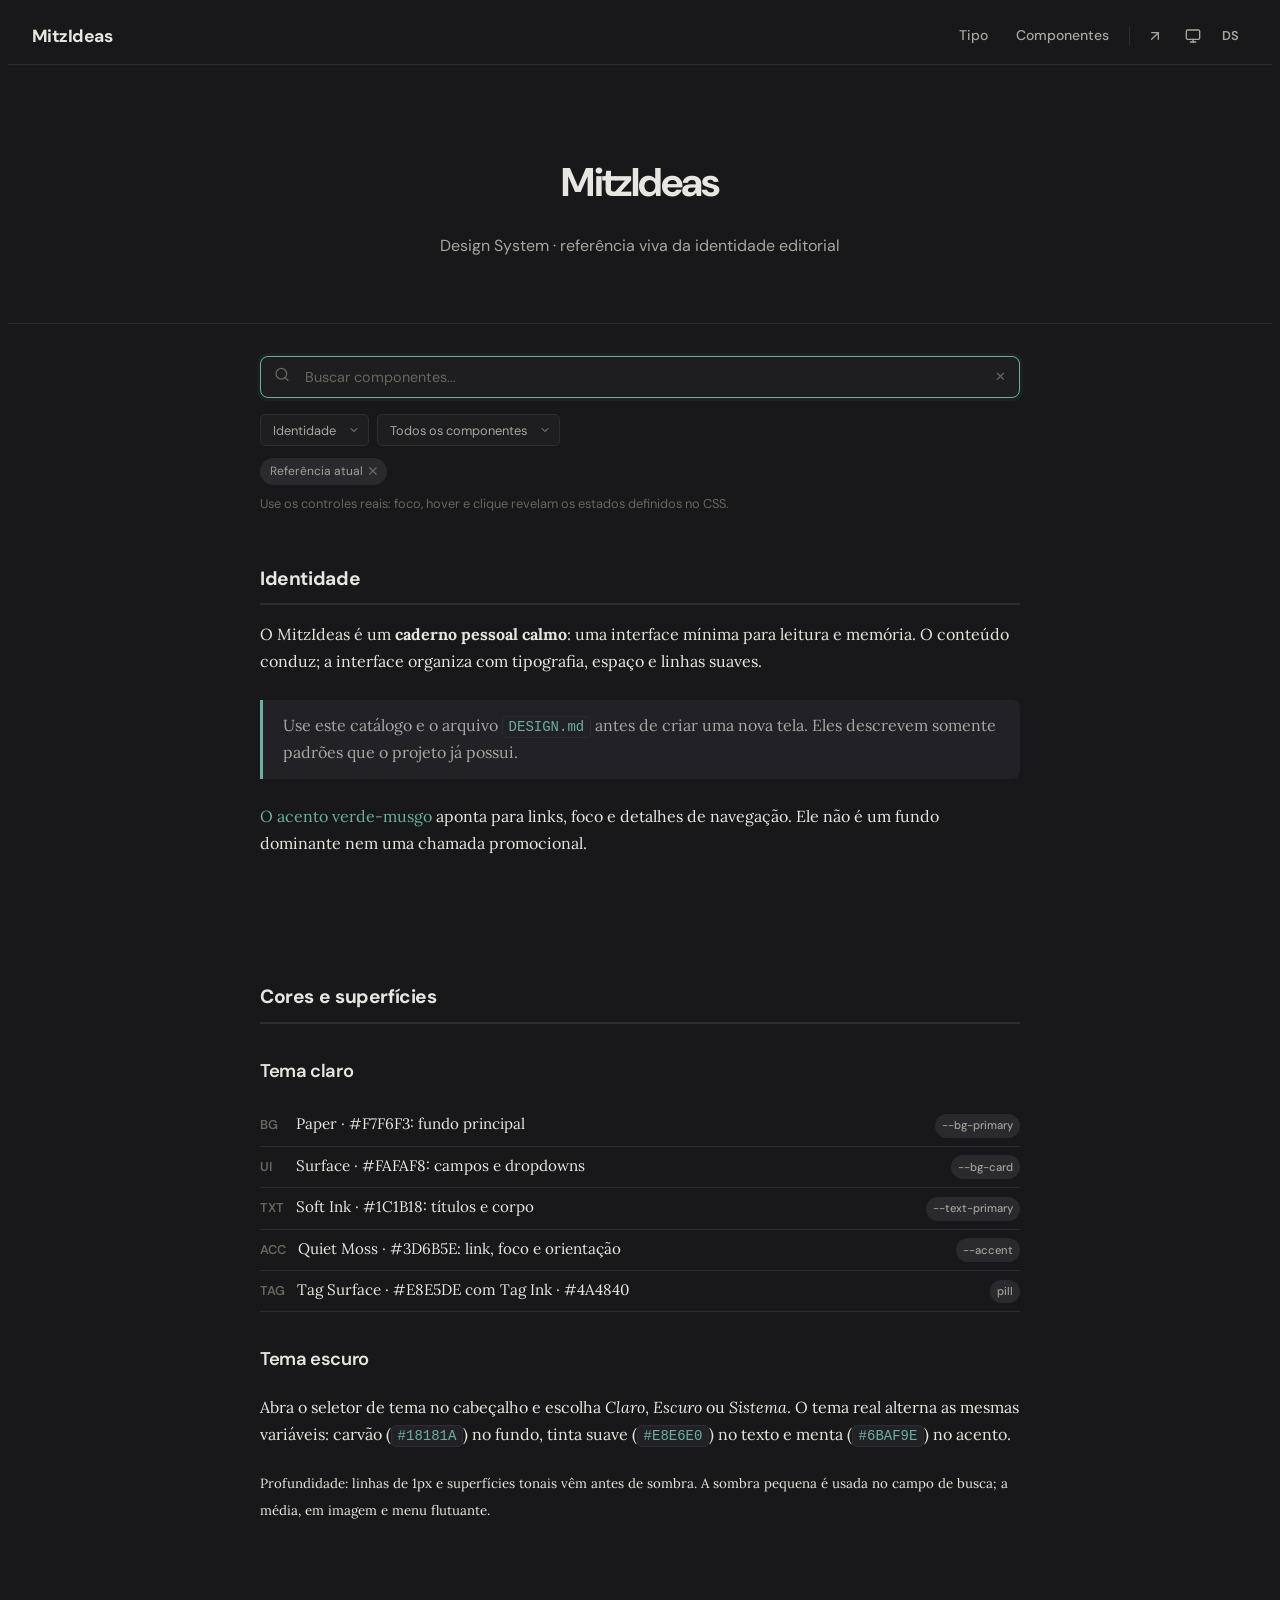
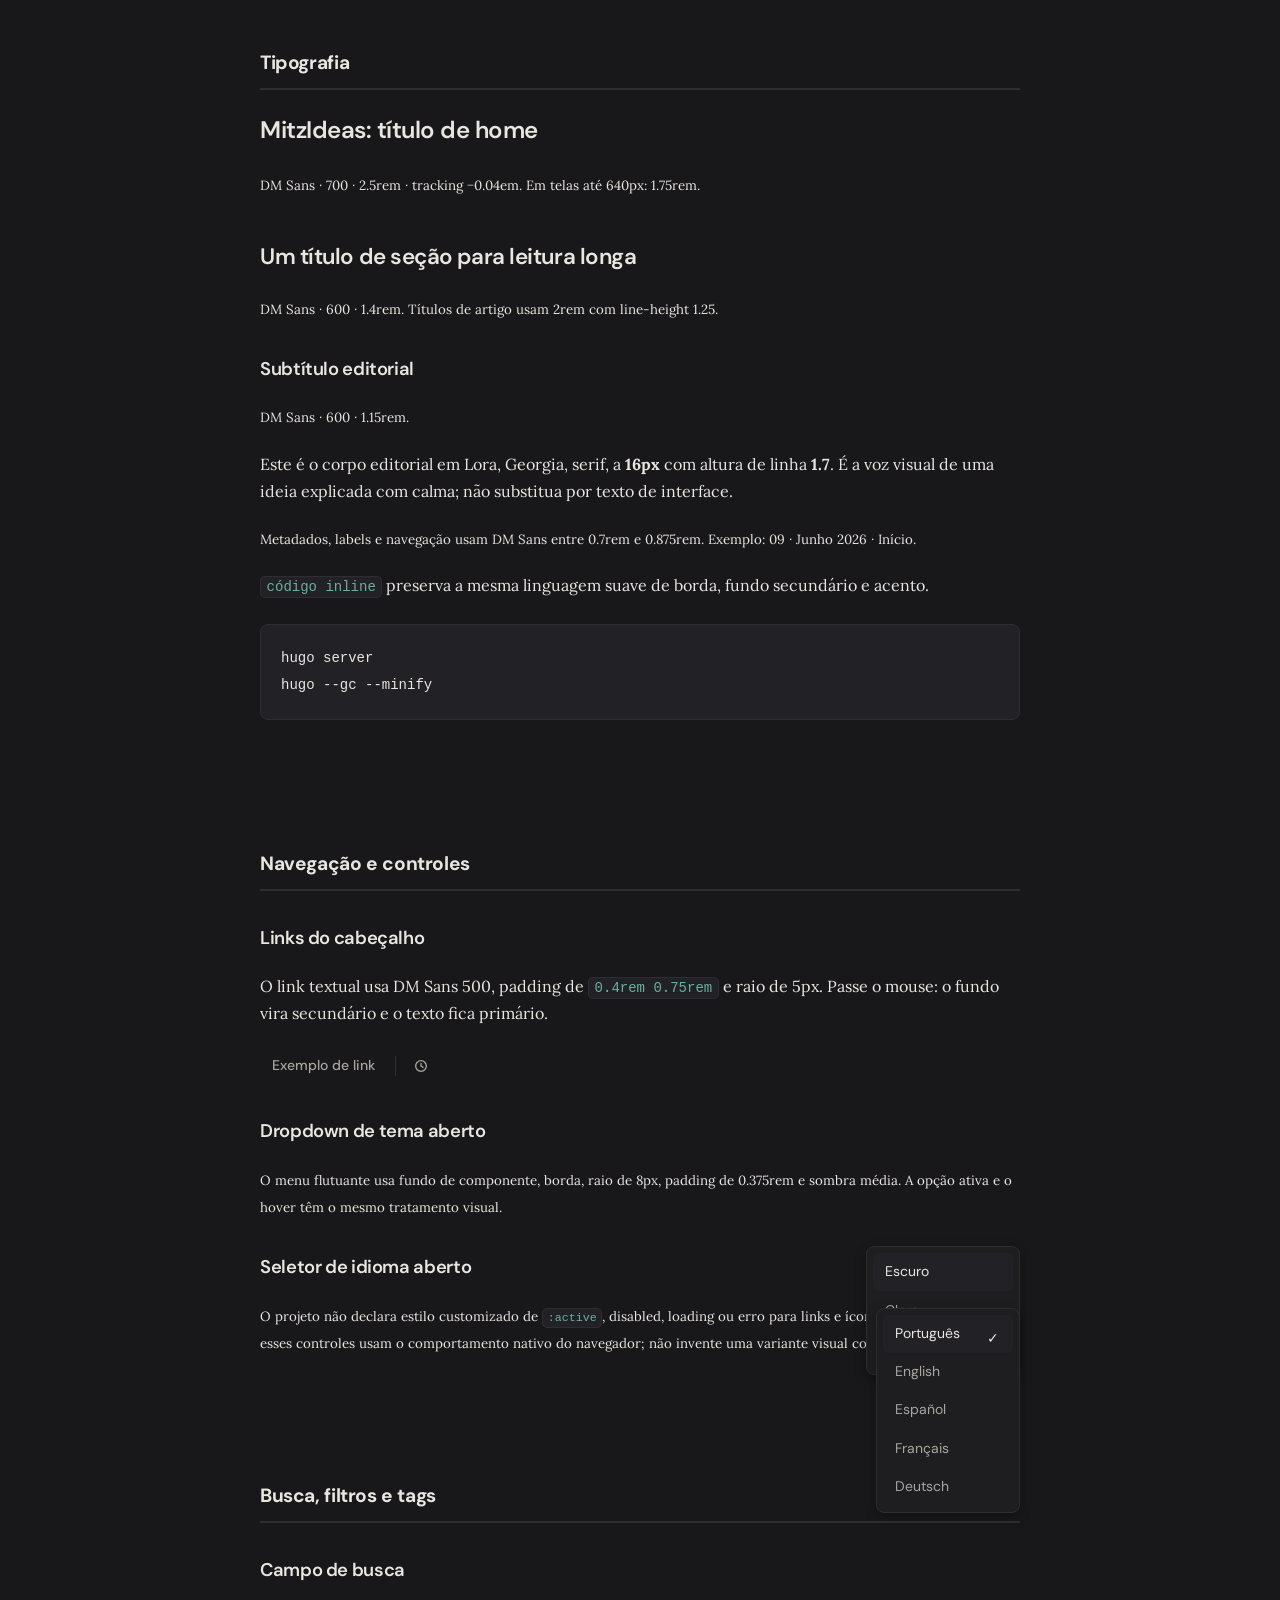
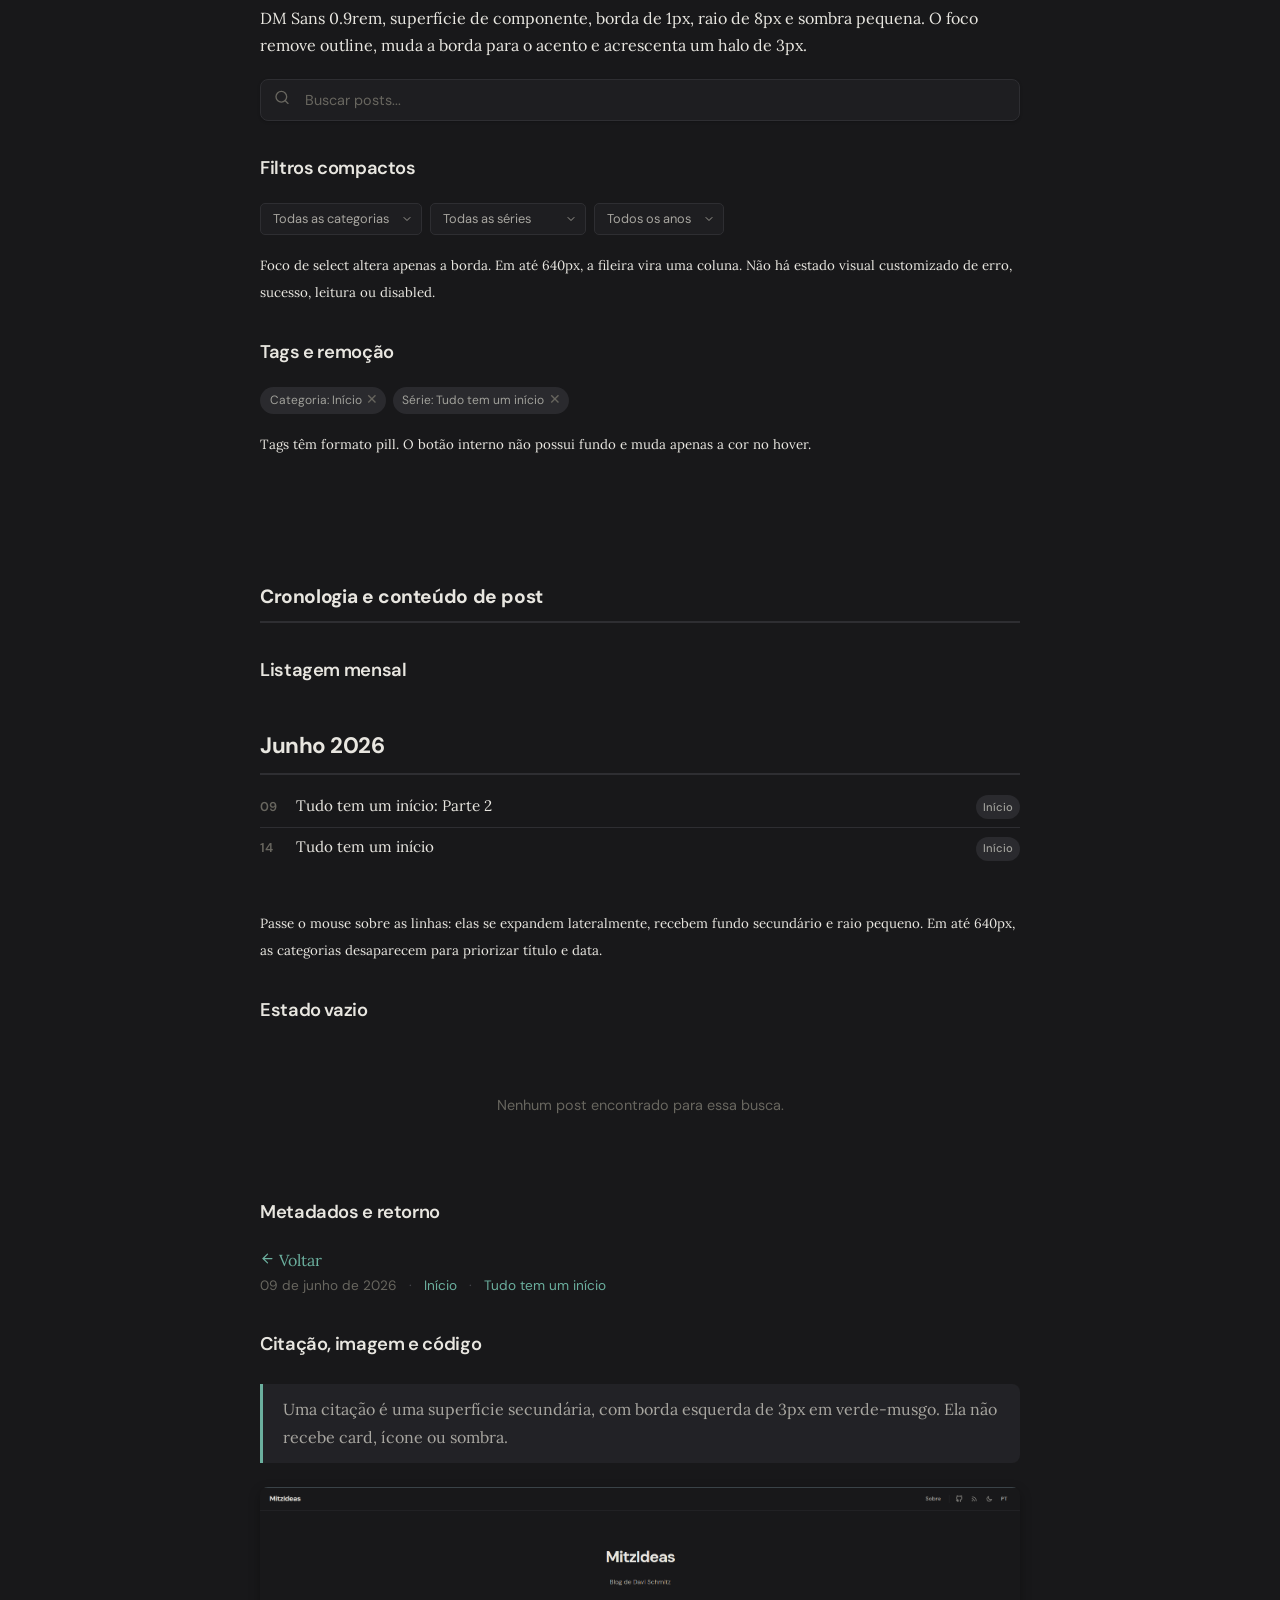
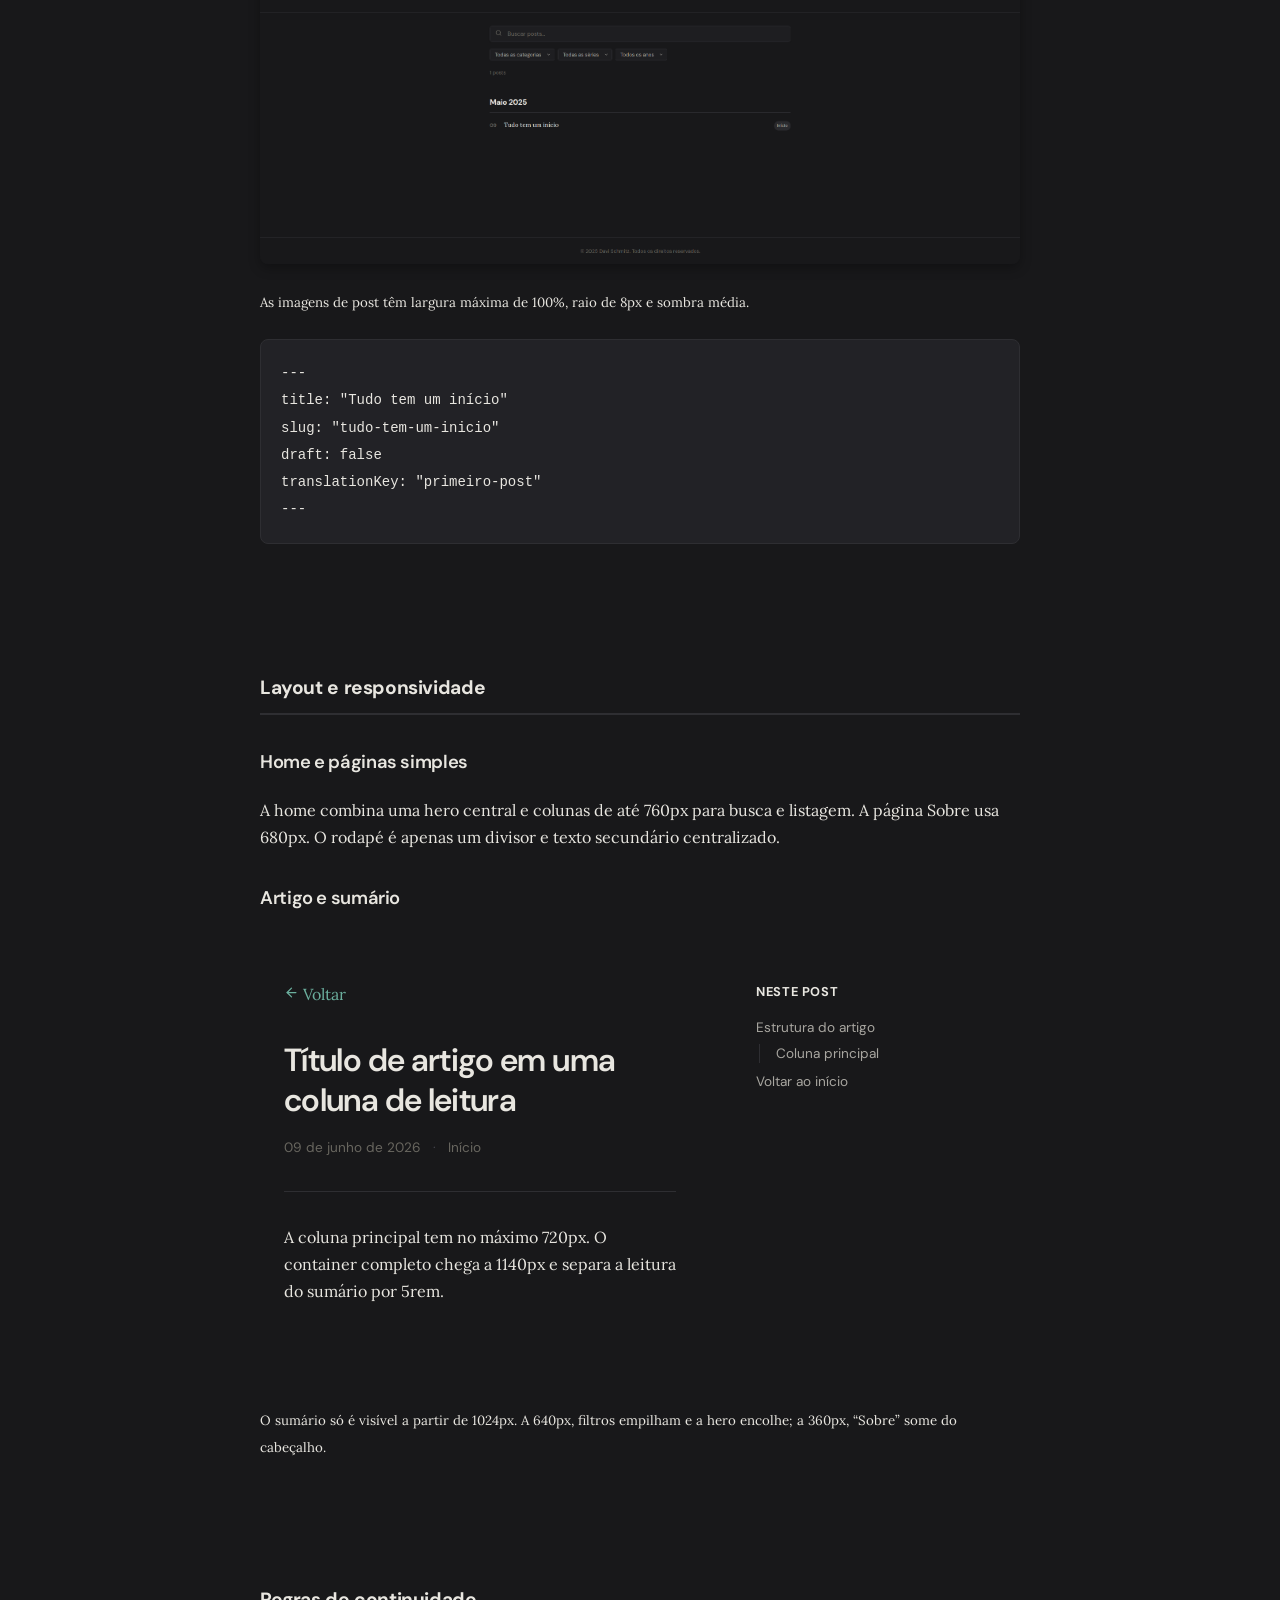
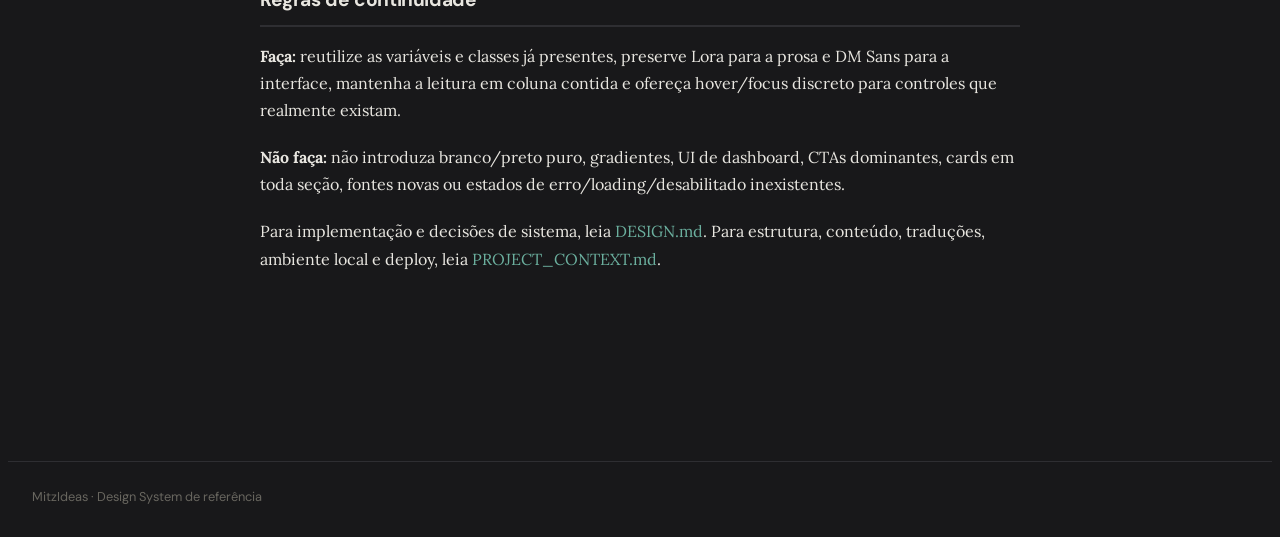
<file: design-system.html>
<!DOCTYPE html>
<html lang="pt-BR" class="dark" id="html-root">
<head>
  <meta charset="UTF-8">
  <meta name="viewport" content="width=device-width, initial-scale=1.0">
  <meta name="description" content="Referência visual e comportamental do MitzIdeas.">
  <title>Design System · MitzIdeas</title>
  <link rel="preconnect" href="https://fonts.googleapis.com">
  <link rel="preconnect" href="https://fonts.gstatic.com" crossorigin>
  <link href="https://fonts.googleapis.com/css2?family=DM+Sans:wght@400;500;600;700&amp;family=Lora:ital,wght@0,400;0,500;1,400&amp;display=swap" rel="stylesheet">
  <link rel="stylesheet" href="assets/css/custom.css">
  <script>
    (function() {
      var stored = localStorage.getItem('mitz-theme');
      var theme = stored || 'system';
      var prefersDark = window.matchMedia('(prefers-color-scheme: dark)').matches;
      var isDark = theme === 'dark' || (theme === 'system' && prefersDark);
      if (!stored) theme = 'dark';
      if (isDark || !stored) document.documentElement.classList.add('dark');
      document.documentElement.setAttribute('data-theme', theme);
    })();
  </script>
</head>
<body>
  <header class="site-header">
    <a href="#inicio" class="header-brand">MitzIdeas</a>

    <nav class="header-nav" aria-label="Seções deste design system">
      <a href="#tipografia" class="header-link">Tipo</a>
      <a href="#componentes" class="header-link">Componentes</a>
      <div class="header-divider"></div>

      <a href="DESIGN.md" class="header-icon-btn" title="Abrir regras para IA" aria-label="Abrir regras para IA">
        <svg xmlns="http://www.w3.org/2000/svg" width="16" height="16" viewBox="0 0 24 24" fill="none" stroke="currentColor" stroke-width="2" stroke-linecap="round" stroke-linejoin="round"><path d="M7 17 17 7"/><path d="M7 7h10v10"/></svg>
      </a>

      <div class="theme-selector">
        <button id="theme-btn" class="header-icon-btn" title="Tema" aria-label="Selecionar tema">
          <svg xmlns="http://www.w3.org/2000/svg" width="16" height="16" viewBox="0 0 24 24" fill="none" stroke="currentColor" stroke-width="2" stroke-linecap="round" stroke-linejoin="round"><rect x="2" y="3" width="20" height="14" rx="2"/><line x1="8" y1="21" x2="16" y2="21"/><line x1="12" y1="17" x2="12" y2="21"/></svg>
        </button>
        <div id="theme-dropdown" class="theme-dropdown">
          <div class="theme-option" data-theme="light" role="button" tabindex="0">
            <svg xmlns="http://www.w3.org/2000/svg" width="15" height="15" viewBox="0 0 24 24" fill="none" stroke="currentColor" stroke-width="2" stroke-linecap="round" stroke-linejoin="round"><circle cx="12" cy="12" r="5"/><line x1="12" y1="1" x2="12" y2="3"/><line x1="12" y1="21" x2="12" y2="23"/><line x1="4.22" y1="4.22" x2="5.64" y2="5.64"/><line x1="18.36" y1="18.36" x2="19.78" y2="19.78"/><line x1="1" y1="12" x2="3" y2="12"/><line x1="21" y1="12" x2="23" y2="12"/></svg>
            Claro
          </div>
          <div class="theme-option" data-theme="dark" role="button" tabindex="0">
            <svg xmlns="http://www.w3.org/2000/svg" width="15" height="15" viewBox="0 0 24 24" fill="none" stroke="currentColor" stroke-width="2" stroke-linecap="round" stroke-linejoin="round"><path d="M21 12.79A9 9 0 1 1 11.21 3 7 7 0 0 0 21 12.79z"/></svg>
            Escuro
          </div>
          <div class="theme-option" data-theme="system" role="button" tabindex="0">
            <svg xmlns="http://www.w3.org/2000/svg" width="15" height="15" viewBox="0 0 24 24" fill="none" stroke="currentColor" stroke-width="2" stroke-linecap="round" stroke-linejoin="round"><rect x="2" y="3" width="20" height="14" rx="2"/><line x1="8" y1="21" x2="16" y2="21"/><line x1="12" y1="17" x2="12" y2="21"/></svg>
            Sistema
          </div>
        </div>
      </div>

      <a href="#layout" class="header-icon-btn lang-btn" title="Layout" aria-label="Ir para layout">DS</a>
    </nav>
  </header>

  <main id="inicio">
    <div class="home-hero">
      <h1>MitzIdeas</h1>
      <p>Design System · referência viva da identidade editorial</p>
    </div>

    <div class="search-section">
      <div class="search-bar">
        <span class="search-bar-icon" aria-hidden="true">
          <svg xmlns="http://www.w3.org/2000/svg" width="16" height="16" viewBox="0 0 24 24" fill="none" stroke="currentColor" stroke-width="2" stroke-linecap="round" stroke-linejoin="round"><circle cx="11" cy="11" r="8"/><line x1="21" y1="21" x2="16.65" y2="16.65"/></svg>
        </span>
        <input type="text" value="" placeholder="Buscar componentes..." aria-label="Buscar componentes" autofocus>
        <button class="search-clear visible" aria-label="Limpar busca">✕</button>
      </div>
      <div class="filter-row">
        <select class="filter-select" aria-label="Navegar por tema">
          <option>Identidade</option>
          <option>Claro</option>
          <option>Escuro</option>
        </select>
        <select class="filter-select" aria-label="Navegar por componente">
          <option>Todos os componentes</option>
          <option>Navegação</option>
          <option>Conteúdo</option>
        </select>
      </div>
      <div class="active-filters">
        <span class="filter-tag">Referência atual <button aria-label="Remover filtro de exemplo">✕</button></span>
      </div>
      <div class="search-stats">Use os controles reais: foco, hover e clique revelam os estados definidos no CSS.</div>
    </div>

    <div class="posts-section">
      <section id="identidade" class="month-group">
        <h2 class="month-heading">Identidade</h2>
        <div class="post-content">
          <p>O MitzIdeas é um <strong>caderno pessoal calmo</strong>: uma interface mínima para leitura e memória. O conteúdo conduz; a interface organiza com tipografia, espaço e linhas suaves.</p>
          <blockquote>Use este catálogo e o arquivo <code>DESIGN.md</code> antes de criar uma nova tela. Eles descrevem somente padrões que o projeto já possui.</blockquote>
          <p><a href="#cores">O acento verde-musgo</a> aponta para links, foco e detalhes de navegação. Ele não é um fundo dominante nem uma chamada promocional.</p>
        </div>
      </section>

      <section id="cores" class="month-group">
        <h2 class="month-heading">Cores e superfícies</h2>
        <div class="post-content">
          <h3>Tema claro</h3>
          <div class="post-item">
            <span class="post-day">BG</span>
            <span class="post-link">Paper · #F7F6F3: fundo principal</span>
            <div class="post-cats"><span class="post-cat">--bg-primary</span></div>
          </div>
          <div class="post-item">
            <span class="post-day">UI</span>
            <span class="post-link">Surface · #FAFAF8: campos e dropdowns</span>
            <div class="post-cats"><span class="post-cat">--bg-card</span></div>
          </div>
          <div class="post-item">
            <span class="post-day">TXT</span>
            <span class="post-link">Soft Ink · #1C1B18: títulos e corpo</span>
            <div class="post-cats"><span class="post-cat">--text-primary</span></div>
          </div>
          <div class="post-item">
            <span class="post-day">ACC</span>
            <a href="#componentes" class="post-link">Quiet Moss · #3D6B5E: link, foco e orientação</a>
            <div class="post-cats"><span class="post-cat">--accent</span></div>
          </div>
          <div class="post-item">
            <span class="post-day">TAG</span>
            <span class="post-link">Tag Surface · #E8E5DE com Tag Ink · #4A4840</span>
            <div class="post-cats"><span class="post-cat">pill</span></div>
          </div>
          <h3>Tema escuro</h3>
          <p>Abra o seletor de tema no cabeçalho e escolha <em>Claro</em>, <em>Escuro</em> ou <em>Sistema</em>. O tema real alterna as mesmas variáveis: carvão (<code>#18181A</code>) no fundo, tinta suave (<code>#E8E6E0</code>) no texto e menta (<code>#6BAF9E</code>) no acento.</p>
          <p><small>Profundidade: linhas de 1px e superfícies tonais vêm antes de sombra. A sombra pequena é usada no campo de busca; a média, em imagem e menu flutuante.</small></p>
        </div>
      </section>

      <section id="tipografia" class="month-group">
        <h2 class="month-heading">Tipografia</h2>
        <div class="post-content">
          <h1>MitzIdeas: título de home</h1>
          <p><small>DM Sans · 700 · 2.5rem · tracking −0.04em. Em telas até 640px: 1.75rem.</small></p>
          <h2>Um título de seção para leitura longa</h2>
          <p><small>DM Sans · 600 · 1.4rem. Títulos de artigo usam 2rem com line-height 1.25.</small></p>
          <h3>Subtítulo editorial</h3>
          <p><small>DM Sans · 600 · 1.15rem.</small></p>
          <p>Este é o corpo editorial em Lora, Georgia, serif, a <strong>16px</strong> com altura de linha <strong>1.7</strong>. É a voz visual de uma ideia explicada com calma; não substitua por texto de interface.</p>
          <p><small>Metadados, labels e navegação usam DM Sans entre 0.7rem e 0.875rem. Exemplo: 09 · Junho 2026 · Início.</small></p>
          <p><code>código inline</code> preserva a mesma linguagem suave de borda, fundo secundário e acento.</p>
          <pre><code>hugo server
hugo --gc --minify</code></pre>
        </div>
      </section>

      <section id="navegacao" class="month-group">
        <h2 class="month-heading">Navegação e controles</h2>
        <div class="post-content">
          <h3>Links do cabeçalho</h3>
          <p>O link textual usa DM Sans 500, padding de <code>0.4rem 0.75rem</code> e raio de 5px. Passe o mouse: o fundo vira secundário e o texto fica primário.</p>
          <div class="header-nav">
            <a href="#componentes" class="header-link">Exemplo de link</a>
            <div class="header-divider"></div>
            <button class="header-icon-btn" title="Exemplo de ícone" aria-label="Exemplo de ícone"><svg xmlns="http://www.w3.org/2000/svg" width="16" height="16" viewBox="0 0 24 24" fill="none" stroke="currentColor" stroke-width="2" stroke-linecap="round" stroke-linejoin="round"><circle cx="12" cy="12" r="8"/><path d="M12 8v4l3 2"/></svg></button>
          </div>
          <h3>Dropdown de tema aberto</h3>
          <p><small>O menu flutuante usa fundo de componente, borda, raio de 8px, padding de 0.375rem e sombra média. A opção ativa e o hover têm o mesmo tratamento visual.</small></p>
          <div class="theme-selector">
            <div class="theme-dropdown open">
              <div class="theme-option active">Escuro</div>
              <div class="theme-option">Claro</div>
              <div class="theme-option">Sistema</div>
            </div>
          </div>
          <h3>Seletor de idioma aberto</h3>
          <div class="lang-selector">
            <div class="lang-dropdown open">
              <a href="#navegacao" class="lang-option active">Português <span class="lang-check">✓</span></a>
              <a href="#navegacao" class="lang-option">English <span class="lang-check">✓</span></a>
              <a href="#navegacao" class="lang-option">Español <span class="lang-check">✓</span></a>
              <a href="#navegacao" class="lang-option">Français <span class="lang-check">✓</span></a>
              <a href="#navegacao" class="lang-option">Deutsch <span class="lang-check">✓</span></a>
            </div>
          </div>
          <p><small>O projeto não declara estilo customizado de <code>:active</code>, disabled, loading ou erro para links e ícones. Durante o clique, esses controles usam o comportamento nativo do navegador; não invente uma variante visual como se ela existisse.</small></p>
        </div>
      </section>

      <section id="componentes" class="month-group">
        <h2 class="month-heading">Busca, filtros e tags</h2>
        <div class="post-content">
          <h3>Campo de busca</h3>
          <p>DM Sans 0.9rem, superfície de componente, borda de 1px, raio de 8px e sombra pequena. O foco remove outline, muda a borda para o acento e acrescenta um halo de 3px.</p>
          <div class="search-bar">
            <span class="search-bar-icon" aria-hidden="true"><svg xmlns="http://www.w3.org/2000/svg" width="16" height="16" viewBox="0 0 24 24" fill="none" stroke="currentColor" stroke-width="2" stroke-linecap="round" stroke-linejoin="round"><circle cx="11" cy="11" r="8"/><line x1="21" y1="21" x2="16.65" y2="16.65"/></svg></span>
            <input type="text" placeholder="Buscar posts..." aria-label="Exemplo de busca">
          </div>
          <h3>Filtros compactos</h3>
          <div class="filter-row">
            <select class="filter-select" aria-label="Categoria"><option>Todas as categorias</option><option>Início</option></select>
            <select class="filter-select" aria-label="Série"><option>Todas as séries</option><option>Tudo tem um início</option></select>
            <select class="filter-select" aria-label="Ano"><option>Todos os anos</option><option>2026</option></select>
          </div>
          <p><small>Foco de select altera apenas a borda. Em até 640px, a fileira vira uma coluna. Não há estado visual customizado de erro, sucesso, leitura ou disabled.</small></p>
          <h3>Tags e remoção</h3>
          <div class="active-filters">
            <span class="filter-tag">Categoria: Início <button aria-label="Remover">✕</button></span>
            <span class="filter-tag">Série: Tudo tem um início <button aria-label="Remover">✕</button></span>
          </div>
          <p><small>Tags têm formato pill. O botão interno não possui fundo e muda apenas a cor no hover.</small></p>
        </div>
      </section>

      <section id="conteudo" class="month-group">
        <h2 class="month-heading">Cronologia e conteúdo de post</h2>
        <div class="post-content">
          <h3>Listagem mensal</h3>
          <div class="month-group">
            <h2 class="month-heading">Junho 2026</h2>
            <div class="post-item">
              <span class="post-day">09</span>
              <a href="#conteudo" class="post-link">Tudo tem um início: Parte 2</a>
              <div class="post-cats"><span class="post-cat">Início</span></div>
            </div>
            <div class="post-item">
              <span class="post-day">14</span>
              <a href="#conteudo" class="post-link">Tudo tem um início</a>
              <div class="post-cats"><span class="post-cat">Início</span></div>
            </div>
          </div>
          <p><small>Passe o mouse sobre as linhas: elas se expandem lateralmente, recebem fundo secundário e raio pequeno. Em até 640px, as categorias desaparecem para priorizar título e data.</small></p>
          <h3>Estado vazio</h3>
          <div class="no-results visible">Nenhum post encontrado para essa busca.</div>
          <h3>Metadados e retorno</h3>
          <a href="#inicio" class="back-btn"><svg xmlns="http://www.w3.org/2000/svg" width="15" height="15" viewBox="0 0 24 24" fill="none" stroke="currentColor" stroke-width="2" stroke-linecap="round" stroke-linejoin="round"><line x1="19" y1="12" x2="5" y2="12"/><polyline points="12 19 5 12 12 5"/></svg> Voltar</a>
          <div class="post-meta">
            <time datetime="2026-06-09">09 de junho de 2026</time>
            <span class="post-meta-dot">·</span>
            <a href="#conteudo">Início</a>
            <span class="post-meta-dot">·</span>
            <a href="#conteudo">Tudo tem um início</a>
          </div>
          <h3>Citação, imagem e código</h3>
          <blockquote>Uma citação é uma superfície secundária, com borda esquerda de 3px em verde-musgo. Ela não recebe card, ícone ou sombra.</blockquote>
          <img src="content/pt-br/posts/Tudo-tem-um-inicio/primeiro-post/MitzIdeasHome.png" alt="Primeira versão da página inicial do MitzIdeas">
          <p><small>As imagens de post têm largura máxima de 100%, raio de 8px e sombra média.</small></p>
          <pre><code>---
title: "Tudo tem um início"
slug: "tudo-tem-um-inicio"
draft: false
translationKey: "primeiro-post"
---</code></pre>
        </div>
      </section>

      <section id="layout" class="month-group">
        <h2 class="month-heading">Layout e responsividade</h2>
        <div class="post-content">
          <h3>Home e páginas simples</h3>
          <p>A home combina uma hero central e colunas de até 760px para busca e listagem. A página Sobre usa 680px. O rodapé é apenas um divisor e texto secundário centralizado.</p>
          <h3>Artigo e sumário</h3>
          <div class="post-layout-container">
            <article class="post-main">
              <div class="post-header">
                <a href="#inicio" class="back-btn"><svg xmlns="http://www.w3.org/2000/svg" width="15" height="15" viewBox="0 0 24 24" fill="none" stroke="currentColor" stroke-width="2" stroke-linecap="round" stroke-linejoin="round"><line x1="19" y1="12" x2="5" y2="12"/><polyline points="12 19 5 12 12 5"/></svg> Voltar</a>
                <h1>Título de artigo em uma coluna de leitura</h1>
                <div class="post-meta">09 de junho de 2026 <span class="post-meta-dot">·</span> Início</div>
              </div>
              <div class="post-content">
                <p>A coluna principal tem no máximo 720px. O container completo chega a 1140px e separa a leitura do sumário por 5rem.</p>
              </div>
            </article>
            <aside class="post-toc">
              <div class="toc-sticky">
                <span class="toc-title">Neste Post</span>
                <nav id="TableOfContents" aria-label="Sumário de exemplo">
                  <ul><li><a href="#layout">Estrutura do artigo</a><ul><li><a href="#layout">Coluna principal</a></li></ul></li><li><a href="#inicio">Voltar ao início</a></li></ul>
                </nav>
              </div>
            </aside>
          </div>
          <p><small>O sumário só é visível a partir de 1024px. A 640px, filtros empilham e a hero encolhe; a 360px, “Sobre” some do cabeçalho.</small></p>
        </div>
      </section>

      <section id="regras" class="month-group">
        <h2 class="month-heading">Regras de continuidade</h2>
        <div class="post-content">
          <p><strong>Faça:</strong> reutilize as variáveis e classes já presentes, preserve Lora para a prosa e DM Sans para a interface, mantenha a leitura em coluna contida e ofereça hover/focus discreto para controles que realmente existam.</p>
          <p><strong>Não faça:</strong> não introduza branco/preto puro, gradientes, UI de dashboard, CTAs dominantes, cards em toda seção, fontes novas ou estados de erro/loading/desabilitado inexistentes.</p>
          <p>Para implementação e decisões de sistema, leia <a href="DESIGN.md">DESIGN.md</a>. Para estrutura, conteúdo, traduções, ambiente local e deploy, leia <a href="PROJECT_CONTEXT.md">PROJECT_CONTEXT.md</a>.</p>
        </div>
      </section>
    </div>
  </main>

  <footer class="site-footer">MitzIdeas · Design System de referência</footer>

  <script>
    var themeBtn = document.getElementById('theme-btn');
    var themeDropdown = document.getElementById('theme-dropdown');
    var currentTheme = localStorage.getItem('mitz-theme') || 'dark';

    function applyTheme(theme) {
      var prefersDark = window.matchMedia('(prefers-color-scheme: dark)').matches;
      var isDark = theme === 'dark' || (theme === 'system' && prefersDark);
      document.documentElement.classList.toggle('dark', isDark);
      document.documentElement.setAttribute('data-theme', theme);
      localStorage.setItem('mitz-theme', theme);
      currentTheme = theme;
      updateThemeUI();
    }

    function updateThemeUI() {
      document.querySelectorAll('#theme-dropdown .theme-option').forEach(function(option) {
        option.classList.toggle('active', option.dataset.theme === currentTheme);
      });
    }

    themeBtn.addEventListener('click', function(event) {
      event.stopPropagation();
      themeDropdown.classList.toggle('open');
    });

    document.querySelectorAll('#theme-dropdown .theme-option').forEach(function(option) {
      option.addEventListener('click', function() {
        applyTheme(this.dataset.theme);
        themeDropdown.classList.remove('open');
      });
    });

    document.addEventListener('click', function() {
      themeDropdown.classList.remove('open');
    });

    updateThemeUI();
  </script>
</body>
</html>
</file>
<file: assets/css/custom.css>
/* ── Paleta suave — sem branco/preto puro ── */
:root {
  --bg-primary:    #F7F6F3;
  --bg-secondary:  #EFEDE8;
  --bg-card:       #FAFAF8;
  --text-primary:  #1C1B18;
  --text-secondary:#5C5A54;
  --text-muted:    #9C9A93;
  --accent:        #3D6B5E;
  --accent-hover:  #2E5248;
  --border:        #E2DFD8;
  --border-hover:  #C8C4BB;
  --tag-bg:        #E8E5DE;
  --tag-text:      #4A4840;
  --radius:        8px;
  --radius-sm:     5px;
  --shadow-sm:     0 1px 3px rgba(0,0,0,0.06);
  --shadow-md:     0 4px 12px rgba(0,0,0,0.08);
}

.dark {
  --bg-primary:    #18181A;
  --bg-secondary:  #222226;
  --bg-card:       #1E1E21;
  --text-primary:  #E8E6E0;
  --text-secondary:#A8A6A0;
  --text-muted:    #68665F;
  --accent:        #6BAF9E;
  --accent-hover:  #88C4B5;
  --border:        #2E2E32;
  --border-hover:  #44444A;
  --tag-bg:        #2A2A2E;
  --tag-text:      #A0A09A;
  --shadow-sm:     0 1px 3px rgba(0,0,0,0.2);
  --shadow-md:     0 4px 12px rgba(0,0,0,0.3);
}

/* ── Base ── */
body {
  background-color: var(--bg-primary);
  color: var(--text-primary);
  font-family: 'Lora', Georgia, serif;
  font-size: 16px;
  line-height: 1.7;
  -webkit-font-smoothing: antialiased;
}

/* ── Tipografia ── */
h1, h2, h3, h4, h5, h6 {
  font-family: 'DM Sans', system-ui, sans-serif;
  font-weight: 600;
  color: var(--text-primary);
  letter-spacing: -0.02em;
}

/* ── Links ── */
a { color: var(--accent); text-decoration: none; transition: color 0.15s; }
a:hover { color: var(--accent-hover); }

/* ── Header customizado ── */
.site-header {
  background: var(--bg-primary);
  border-bottom: 1px solid var(--border);
  padding: 0 1.5rem;
  height: 56px;
  display: flex;
  align-items: center;
  justify-content: space-between;
  position: sticky;
  top: 0;
  z-index: 100;
  backdrop-filter: blur(8px);
}

.header-brand {
  display: inline-flex;
  align-items: center;
  flex-shrink: 0;
  line-height: 0;
  font-family: 'DM Sans', sans-serif;
  font-size: 1.1rem;
  font-weight: 700;
  color: var(--text-primary) !important;
  letter-spacing: -0.03em;
}

.brand-logo {
  display: block;
  width: 120px;
  height: 32px;
}

.brand-logo--dark { display: none; }
.dark .brand-logo--light { display: none; }
.dark .brand-logo--dark { display: block; }

.header-nav {
  display: flex;
  align-items: center;
  gap: 0.25rem;
}

.header-link {
  font-family: 'DM Sans', sans-serif;
  font-size: 0.875rem;
  font-weight: 500;
  color: var(--text-secondary) !important;
  padding: 0.4rem 0.75rem;
  border-radius: var(--radius-sm);
  transition: all 0.15s;
}

.header-link:hover {
  color: var(--text-primary) !important;
  background: var(--bg-secondary);
}

.header-icon-btn {
  display: flex;
  align-items: center;
  justify-content: center;
  width: 34px;
  height: 34px;
  border-radius: var(--radius-sm);
  color: var(--text-secondary);
  transition: all 0.15s;
  cursor: pointer;
  background: none;
  border: none;
}

.header-icon-btn:hover {
  color: var(--text-primary);
  background: var(--bg-secondary);
}

.header-divider {
  width: 1px;
  height: 20px;
  background: var(--border);
  margin: 0 0.25rem;
}

/* ── Seletor de tema ── */
.theme-selector {
  position: relative;
}

.theme-dropdown {
  display: none;
  position: absolute;
  right: 0;
  top: calc(100% + 6px);
  background: var(--bg-card);
  border: 1px solid var(--border);
  border-radius: var(--radius);
  box-shadow: var(--shadow-md);
  padding: 0.375rem;
  min-width: 140px;
  z-index: 200;
}

.theme-dropdown.open { display: block; }

.theme-option {
  display: flex;
  align-items: center;
  gap: 0.5rem;
  padding: 0.45rem 0.75rem;
  border-radius: var(--radius-sm);
  font-size: 0.875rem;
  font-family: 'DM Sans', sans-serif;
  color: var(--text-secondary);
  cursor: pointer;
  transition: all 0.1s;
  white-space: nowrap;
}

.theme-option:hover,
.theme-option.active {
  background: var(--bg-secondary);
  color: var(--text-primary);
}

.theme-option svg {
  width: 15px;
  height: 15px;
  flex-shrink: 0;
}

/* ── Seletor de idioma ── */
.lang-selector {
  position: relative;
}

.lang-btn {
  font-family: 'DM Sans', sans-serif;
  font-size: 0.8rem;
  font-weight: 600;
  letter-spacing: 0.04em;
  text-transform: uppercase;
}

.lang-dropdown {
  display: none;
  position: absolute;
  right: 0;
  top: calc(100% + 6px);
  background: var(--bg-card);
  border: 1px solid var(--border);
  border-radius: var(--radius);
  box-shadow: var(--shadow-md);
  padding: 0.375rem;
  min-width: 130px;
  z-index: 200;
}

.lang-dropdown.open { display: block; }

.lang-option {
  display: flex;
  align-items: center;
  justify-content: space-between;
  padding: 0.45rem 0.75rem;
  border-radius: var(--radius-sm);
  font-size: 0.875rem;
  font-family: 'DM Sans', sans-serif;
  color: var(--text-secondary);
  cursor: pointer;
  transition: all 0.1s;
}

.lang-option:hover,
.lang-option.active {
  background: var(--bg-secondary);
  color: var(--text-primary);
}

.lang-check {
  width: 14px;
  height: 14px;
  opacity: 0;
}

.lang-option.active .lang-check { opacity: 1; }

/* ── Hero da Home ── */
.home-hero {
  text-align: center;
  padding: 3.5rem 1.5rem 2rem;
  border-bottom: 1px solid var(--border);
}

.home-hero h1 {
  font-size: 2.5rem;
  font-weight: 700;
  letter-spacing: -0.04em;
  margin-bottom: 0.5rem;
  color: var(--text-primary);
}

.home-hero p {
  color: var(--text-secondary);
  font-size: 1rem;
  font-family: 'DM Sans', sans-serif;
  margin-bottom: 2rem;
}

/* ── Busca e filtros ── */
.search-section {
  max-width: 760px;
  margin: 0 auto;
  padding: 2rem 1.5rem 0;
}

.search-bar {
  position: relative;
  margin-bottom: 1rem;
}

.search-bar input {
  width: 100%;
  background: var(--bg-card);
  border: 1px solid var(--border);
  border-radius: var(--radius);
  padding: 0.7rem 1rem 0.7rem 2.75rem;
  font-size: 0.9rem;
  font-family: 'DM Sans', sans-serif;
  color: var(--text-primary);
  transition: all 0.15s;
  box-sizing: border-box;
  box-shadow: var(--shadow-sm);
}

.search-bar input::placeholder { color: var(--text-muted); }

.search-bar input:focus {
  outline: none;
  border-color: var(--accent);
  box-shadow: 0 0 0 3px rgba(61, 107, 94, 0.12);
}

.search-bar-icon {
  position: absolute;
  left: 0.875rem;
  top: 50%;
  transform: translateY(-50%);
  color: var(--text-muted);
  pointer-events: none;
}

.search-clear {
  position: absolute;
  right: 0.75rem;
  top: 50%;
  transform: translateY(-50%);
  background: none;
  border: none;
  color: var(--text-muted);
  cursor: pointer;
  padding: 2px;
  border-radius: 50%;
  display: none;
  line-height: 1;
  transition: color 0.15s;
}

.search-clear:hover { color: var(--text-primary); }
.search-clear.visible { display: flex; }

.filter-row {
  display: flex;
  gap: 0.5rem;
  flex-wrap: wrap;
  margin-bottom: 0.75rem;
}

.filter-select {
  background: var(--bg-card);
  border: 1px solid var(--border);
  border-radius: var(--radius-sm);
  padding: 0.4rem 2rem 0.4rem 0.75rem;
  font-size: 0.8rem;
  font-family: 'DM Sans', sans-serif;
  color: var(--text-secondary);
  cursor: pointer;
  transition: all 0.15s;
  appearance: none;
  background-image: url("data:image/svg+xml,%3Csvg xmlns='http://www.w3.org/2000/svg' width='12' height='12' viewBox='0 0 24 24' fill='none' stroke='%239C9A93' stroke-width='2' stroke-linecap='round' stroke-linejoin='round'%3E%3Cpolyline points='6 9 12 15 18 9'%3E%3C/polyline%3E%3C/svg%3E");
  background-repeat: no-repeat;
  background-position: right 0.5rem center;
}

.filter-select:focus {
  outline: none;
  border-color: var(--accent);
}

.search-stats {
  font-size: 0.8rem;
  font-family: 'DM Sans', sans-serif;
  color: var(--text-muted);
  margin-bottom: 0.5rem;
}

/* ── Tags de filtro ativo ── */
.active-filters {
  display: flex;
  gap: 0.4rem;
  flex-wrap: wrap;
  margin-bottom: 0.5rem;
}

.filter-tag {
  display: inline-flex;
  align-items: center;
  gap: 0.3rem;
  background: var(--tag-bg);
  color: var(--tag-text);
  font-size: 0.75rem;
  font-family: 'DM Sans', sans-serif;
  padding: 0.2rem 0.5rem 0.2rem 0.6rem;
  border-radius: 999px;
}

.filter-tag button {
  background: none;
  border: none;
  color: var(--text-muted);
  cursor: pointer;
  padding: 0;
  line-height: 1;
  font-size: 0.85rem;
}

.filter-tag button:hover { color: var(--text-primary); }

/* ── Listagem de posts ── */
.posts-section {
  max-width: 760px;
  margin: 0 auto;
  padding: 1.5rem 1.5rem 4rem;
}

.month-group {
  margin-bottom: 2.5rem;
}

.month-group[data-hidden="true"] { display: none; }

.month-heading {
  font-family: 'DM Sans', sans-serif;
  font-size: 1.2rem;
  font-weight: 700;
  color: var(--text-primary);
  margin-bottom: 0.75rem;
  padding-bottom: 0.5rem;
  border-bottom: 2px solid var(--border);
  letter-spacing: -0.02em;
}

.post-item {
  display: flex;
  align-items: baseline;
  gap: 0.75rem;
  padding: 0.5rem 0;
  border-bottom: 1px solid var(--border);
  transition: all 0.15s;
}

.post-item[data-hidden="true"] { display: none; }

.post-item:last-child { border-bottom: none; }

.post-item:hover { background: var(--bg-secondary); margin: 0 -0.75rem; padding: 0.5rem 0.75rem; border-radius: var(--radius-sm); border-bottom-color: transparent; }

.post-day {
  font-family: 'DM Sans', sans-serif;
  font-size: 0.8rem;
  font-weight: 600;
  color: var(--text-muted);
  min-width: 24px;
  flex-shrink: 0;
}

.post-link {
  font-size: 0.95rem;
  color: var(--text-primary) !important;
  line-height: 1.4;
  flex: 1;
}

.post-link:hover { color: var(--accent) !important; }

.post-cats {
  display: flex;
  gap: 0.3rem;
  flex-wrap: wrap;
  flex-shrink: 0;
}

.post-cat {
  font-family: 'DM Sans', sans-serif;
  font-size: 0.7rem;
  font-weight: 500;
  background: var(--tag-bg);
  color: var(--tag-text);
  padding: 0.15rem 0.45rem;
  border-radius: 999px;
  white-space: nowrap;
}

.no-results {
  text-align: center;
  padding: 3rem 0;
  color: var(--text-muted);
  font-family: 'DM Sans', sans-serif;
  font-size: 0.9rem;
  display: none;
}

.no-results.visible { display: block; }

/* ── Layout da Página de Post (Com ToC Lateral) ── */
.post-layout-container {
  max-width: 1140px;
  margin: 0 auto;
  display: flex;
  align-items: stretch;
  justify-content: center;
  gap: 5rem;
  padding: 0 1.5rem;
}

.post-main {
  flex: 1;
  max-width: 720px;
  width: 100%;
}

.post-header {
  padding: 3rem 0 2rem;
  border-bottom: 1px solid var(--border);
  margin-bottom: 2rem;
}

.post-header h1 {
  font-size: 2rem;
  line-height: 1.25;
  margin-bottom: 1rem;
}

main > .post-header {
  max-width: 760px;
  margin: 0 auto;
  padding-left: 1.5rem;
  padding-right: 1.5rem;
}

.post-meta {
  display: flex;
  align-items: center;
  gap: 0.75rem;
  flex-wrap: wrap;
  font-family: 'DM Sans', sans-serif;
  font-size: 0.85rem;
  color: var(--text-muted);
}

.post-meta-dot { color: var(--border-hover); }

.post-content {
  padding: 0 0 4rem;
}

.post-content h2 { margin-top: 2.5rem; font-size: 1.4rem; }
.post-content h3 { margin-top: 2rem; font-size: 1.15rem; }
.post-content p { margin-bottom: 1.25rem; }
.post-content img { max-width: 100%; border-radius: var(--radius); box-shadow: var(--shadow-md); }
.post-content blockquote {
  border-left: 3px solid var(--accent);
  margin: 1.5rem 0;
  padding: 0.75rem 1.25rem;
  background: var(--bg-secondary);
  border-radius: 0 var(--radius) var(--radius) 0;
  color: var(--text-secondary);
}

.post-content code {
  background: var(--bg-secondary);
  border: 1px solid var(--border);
  border-radius: var(--radius-sm);
  padding: 0.15em 0.4em;
  font-size: 0.875em;
  color: var(--accent);
}

.post-content pre {
  background: var(--bg-secondary) !important;
  border: 1px solid var(--border);
  border-radius: var(--radius);
  padding: 1.25rem;
  overflow-x: auto;
  margin: 1.5rem 0;
}

.post-content pre code {
  background: none !important;
  border: none;
  padding: 0;
  color: var(--text-primary) !important;
  font-size: 0.875rem;
}

/* ── Remove as cores do syntax highlighting do Hugo APENAS no tema claro ── */
html:not(.dark) .post-content pre code span {
  color: var(--text-primary) !important;
  background-color: transparent !important;
}

/* ── Table of Contents (Sumário Lateral Notion-style) ── */
.post-toc {
  width: 240px;
  flex-shrink: 0;
  display: none;
  padding-top: 3rem;
}

.toc-sticky {
  position: sticky;
  top: 100px;
  max-height: calc(100vh - 120px);
  overflow-y: auto;
  padding-bottom: 2rem;
  /* Oculta scrollbar no Firefox */
  scrollbar-width: none; 
  /* Oculta scrollbar no Internet Explorer e Edge antigos */
  -ms-overflow-style: none; 
}

/* Oculta scrollbar no Chrome, Safari e Edge modernos (Webkit) */
.toc-sticky::-webkit-scrollbar {
  display: none;
}

.toc-title {
  font-family: 'DM Sans', sans-serif;
  font-weight: 700;
  font-size: 0.8rem;
  text-transform: uppercase;
  letter-spacing: 0.05em;
  color: var(--text-primary);
  margin-bottom: 1rem;
  display: block;
}

#TableOfContents ul {
  list-style: none;
  padding: 0;
  margin: 0;
}

#TableOfContents > ul > li {
  margin-bottom: 0.6rem;
}

/* Identação sutil para sub-tópicos com borda guia */
#TableOfContents ul ul {
  padding-left: 1rem;
  margin-top: 0.4rem;
  border-left: 1px solid var(--border);
  margin-left: 0.2rem;
}

#TableOfContents a {
  font-family: 'DM Sans', sans-serif;
  font-size: 0.85rem;
  color: var(--text-secondary);
  text-decoration: none;
  display: block;
  line-height: 1.4;
  transition: color 0.15s;
}

#TableOfContents a:hover {
  color: var(--text-primary);
}

/* ── Responsividade ── */
/* Mostrar o sumário apenas em telas maiores que 1024px (Laptops/Monitores) */
@media (min-width: 1024px) {
  .post-toc {
    display: block;
  }
}

/* ── Página Sobre ── */
.about-page {
  max-width: 680px;
  margin: 0 auto;
  padding: 3rem 1.5rem 4rem;
}

/* ── Ocultar elementos do Hextra que não queremos ── */
.hextra-search,
nav.hx\:flex,
header.hextra-nav,
.hx\:text-center.hx\:mt-2,
footer.hextra-footer {
  display: none !important;
}

/* ── Rodapé próprio ── */
.site-footer {
  border-top: 1px solid var(--border);
  padding: 1.5rem;
  font-family: 'DM Sans', sans-serif;
  font-size: 0.8rem;
  color: var(--text-muted);
}

.site-footer__inner {
  width: min(100%, 1140px);
  margin: 0 auto;
  display: flex;
  align-items: center;
  justify-content: space-between;
  gap: 1.5rem;
}

.footer-brand {
  display: inline-flex;
  align-items: center;
  line-height: 0;
  flex-shrink: 0;
}

.footer-logo {
  display: block;
  width: 162px;
  height: 38px;
}

.footer-logo--dark { display: none; }
.dark .footer-logo--light { display: none; }
.dark .footer-logo--dark { display: block; }

.site-footer__copyright {
  text-align: right;
}

/* ── Responsivo ── */
@media (max-width: 640px) {
  .home-hero h1 { font-size: 1.75rem; }
  .post-cats { display: none; }
  .filter-row { flex-direction: column; }
  
  /* Ajustes do Header para mobile */
  .site-header { 
    padding: 0 0.75rem; /* Reduz o padding lateral do header */
  }
  .header-brand { 
    font-size: 1rem; /* Reduz levemente o nome do blog */
  }
  .brand-logo { width: 116px; height: 29px; }
  .header-nav { 
    gap: 0; /* Remove o gap extra para agrupar os botões */
  }
  .header-icon-btn { 
    width: 30px; 
    height: 30px; 
  }
  .header-link { 
    font-size: 0.8rem; 
    padding: 0.4rem 0.4rem; 
  }
  .header-divider { 
    margin: 0 0.15rem; 
  }
  .lang-btn { 
    font-size: 0.7rem; 
  }
  .site-footer { padding: 1.25rem 0.75rem; }
  .site-footer__inner { flex-direction: column; gap: 0.75rem; }
  .site-footer__copyright { text-align: center; }
}

/* Ajuste extra para telas muito pequenas (ex: iPhone SE, 320px) */
@media (max-width: 360px) {
  .header-link { display: none; } /* Oculta o botão "Sobre" para priorizar os ícones */
  .header-divider { display: none; }
}
</file>
